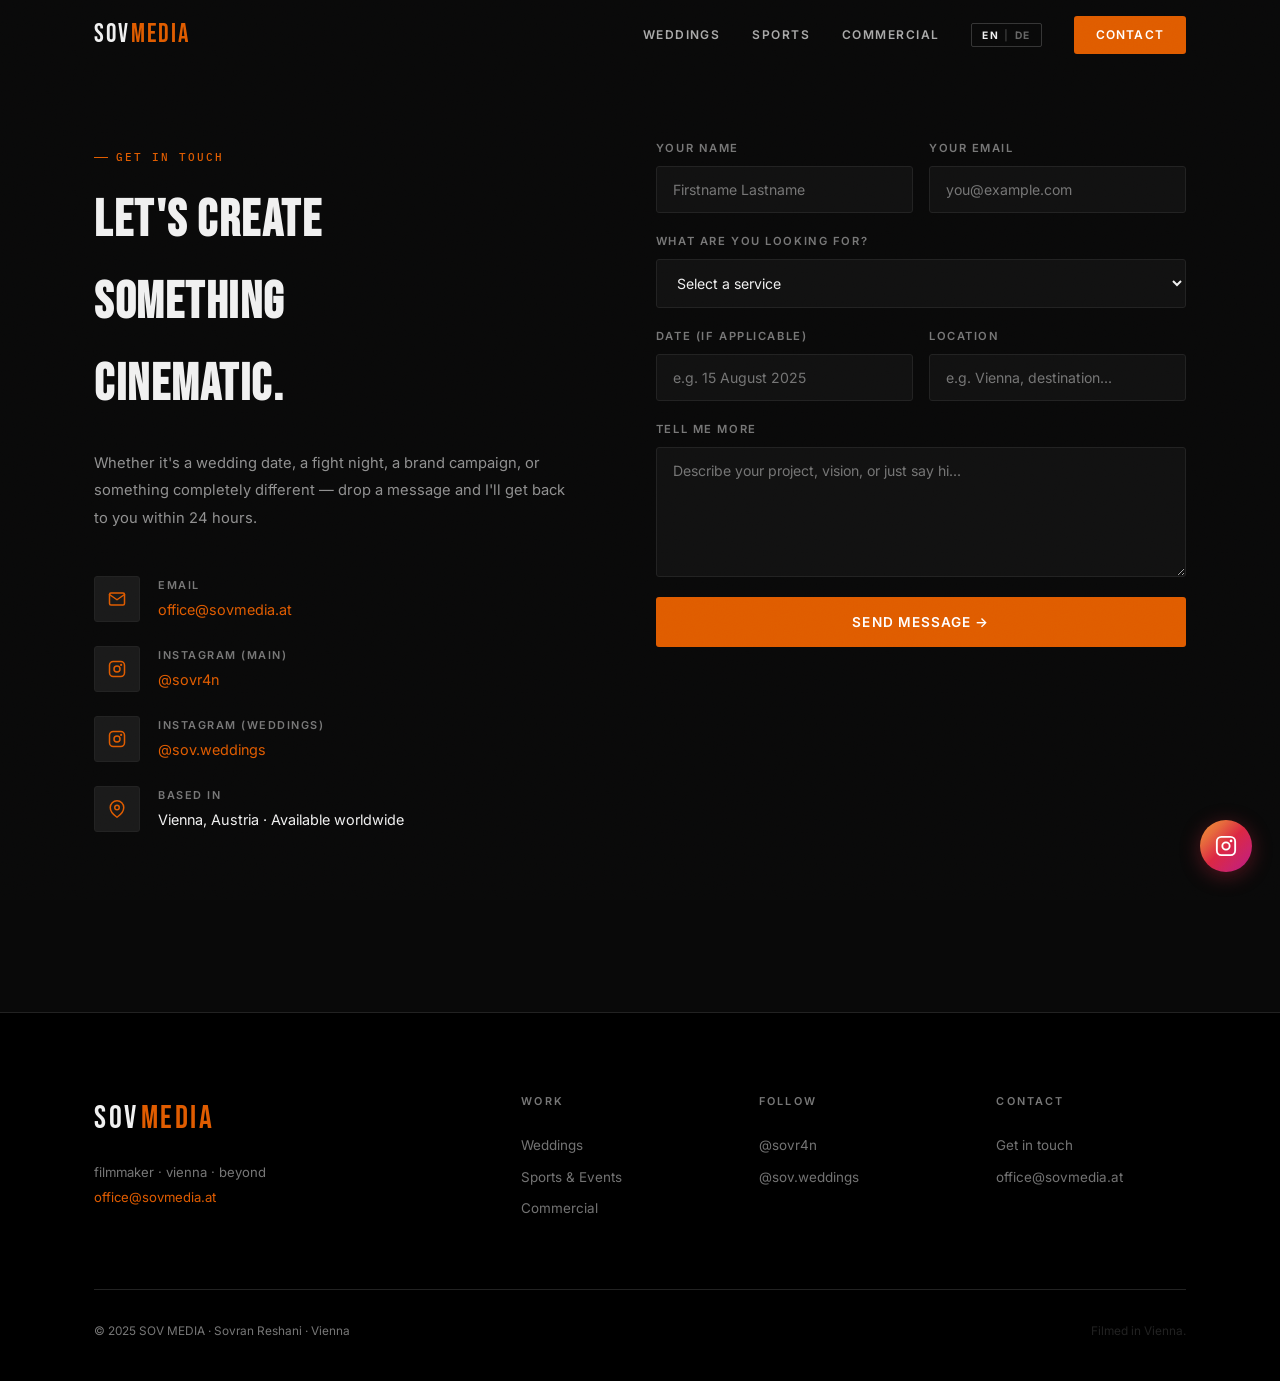
<file: contact.html>
<!DOCTYPE html>
<html lang="en">
<head>
  <meta charset="UTF-8">
  <meta name="viewport" content="width=device-width, initial-scale=1.0">
  <title>Contact — SOV MEDIA · Sovran Reshani Vienna</title>
  <meta name="description" content="Book Sovran Reshani for your wedding, sports event, or commercial project. Get in touch with SOV MEDIA — office@sovmedia.at">
  <meta property="og:title" content="Contact SOV MEDIA">
  <meta property="og:description" content="Book your wedding, sports event, or commercial project — office@sovmedia.at">
  <meta property="og:type" content="website">
  <link rel="icon" type="image/svg+xml" href="favicon.svg">
  <link rel="preconnect" href="https://fonts.googleapis.com">
  <link rel="preconnect" href="https://fonts.gstatic.com" crossorigin>
  <link rel="stylesheet" href="https://fonts.googleapis.com/css2?family=Bebas+Neue&family=Inter:ital,wght@0,300;0,400;0,500;0,600;0,700;1,300&display=swap">
  <link rel="stylesheet" href="css/sov-media.css">
</head>
<body>

  <!-- NAV -->
  <header class="site-header scrolled" id="site-header">
    <nav class="nav container">
      <a href="index.html" class="nav-logo">
        <span class="nav-logo-sov">SOV</span><span class="nav-logo-media">MEDIA</span>
      </a>
      <div class="nav-links">
        <a href="weddings.html" data-i18n="nav.weddings">Weddings</a>
        <a href="sports.html" data-i18n="nav.sports">Sports</a>
        <a href="commercial.html" data-i18n="nav.commercial">Commercial</a>
        <button class="lang-toggle" aria-label="Switch language">
          <span class="lt-en lt-active">EN</span>
          <span class="lt-sep">|</span>
          <span class="lt-de">DE</span>
        </button>
        <a href="contact.html" class="nav-cta" data-i18n="nav.contact">Contact</a>
      </div>
      <button class="hamburger" data-hamburger aria-expanded="false" aria-label="Open menu">
        <span></span><span></span><span></span>
      </button>
    </nav>
  </header>

  <div data-mobile-backdrop class="mobile-backdrop"></div>
  <nav data-mobile-menu class="mobile-menu">
    <button class="mobile-menu-close" data-mobile-close aria-label="Close">✕</button>
    <button class="lang-toggle lang-toggle--mobile" aria-label="Switch language">
      <span class="lt-en lt-active">EN</span>
      <span class="lt-sep">|</span>
      <span class="lt-de">DE</span>
    </button>
    <a href="index.html" data-i18n="nav.home">Home</a>
    <a href="weddings.html">Weddings</a>
    <a href="sports.html">Sports</a>
    <a href="commercial.html">Commercial</a>
    <a href="contact.html" class="mobile-cta" data-i18n="nav.contact">Contact</a>
  </nav>

  <!-- CONTACT SECTION -->
  <section class="contact-section" style="padding-top:140px">
    <div class="container">
      <div class="contact-grid animate">

        <!-- LEFT: INFO -->
        <div class="contact-info">
          <span class="section-tag" data-i18n="con.tag">Get in touch</span>
          <h2 data-i18n-html="con.h2">Let's create<br>something<br>cinematic.</h2>
          <p data-i18n="con.p">Whether it's a wedding date, a fight night, a brand campaign, or something completely different — drop a message and I'll get back to you within 24 hours.</p>

          <div class="contact-details">
            <div class="contact-detail">
              <div class="contact-detail-icon">
                <svg width="18" height="18" viewBox="0 0 24 24" fill="none" stroke="currentColor" stroke-width="2" stroke-linecap="round" stroke-linejoin="round">
                  <path d="M4 4h16c1.1 0 2 .9 2 2v12c0 1.1-.9 2-2 2H4c-1.1 0-2-.9-2-2V6c0-1.1.9-2 2-2z"/>
                  <polyline points="22,6 12,13 2,6"/>
                </svg>
              </div>
              <div>
                <span class="contact-detail-label" data-i18n="con.lbl.email">Email</span>
                <div class="contact-detail-value"><a href="mailto:office@sovmedia.at">office@sovmedia.at</a></div>
              </div>
            </div>

            <div class="contact-detail">
              <div class="contact-detail-icon">
                <svg width="18" height="18" viewBox="0 0 24 24" fill="none" stroke="currentColor" stroke-width="2" stroke-linecap="round" stroke-linejoin="round">
                  <rect x="2" y="2" width="20" height="20" rx="5" ry="5"/>
                  <circle cx="12" cy="12" r="4"/>
                  <circle cx="17.5" cy="6.5" r="1.5" fill="currentColor" stroke="none"/>
                </svg>
              </div>
              <div>
                <span class="contact-detail-label" data-i18n="con.lbl.ig.main">Instagram (Main)</span>
                <div class="contact-detail-value">
                  <a href="https://www.instagram.com/sovr4n/" target="_blank" rel="noopener">@sovr4n</a>
                </div>
              </div>
            </div>

            <div class="contact-detail">
              <div class="contact-detail-icon">
                <svg width="18" height="18" viewBox="0 0 24 24" fill="none" stroke="currentColor" stroke-width="2" stroke-linecap="round" stroke-linejoin="round">
                  <rect x="2" y="2" width="20" height="20" rx="5" ry="5"/>
                  <circle cx="12" cy="12" r="4"/>
                  <circle cx="17.5" cy="6.5" r="1.5" fill="currentColor" stroke="none"/>
                </svg>
              </div>
              <div>
                <span class="contact-detail-label" data-i18n="con.lbl.ig.wed">Instagram (Weddings)</span>
                <div class="contact-detail-value">
                  <a href="https://www.instagram.com/sov.weddings/" target="_blank" rel="noopener">@sov.weddings</a>
                </div>
              </div>
            </div>

            <div class="contact-detail">
              <div class="contact-detail-icon">
                <svg width="18" height="18" viewBox="0 0 24 24" fill="none" stroke="currentColor" stroke-width="2" stroke-linecap="round" stroke-linejoin="round">
                  <path d="M21 10c0 7-9 13-9 13s-9-6-9-13a9 9 0 0118 0z"/>
                  <circle cx="12" cy="10" r="3"/>
                </svg>
              </div>
              <div>
                <span class="contact-detail-label" data-i18n="con.lbl.based">Based in</span>
                <div class="contact-detail-value" data-i18n="con.based.val">Vienna, Austria · Available worldwide</div>
              </div>
            </div>
          </div>
        </div>

        <!-- RIGHT: FORM -->
        <!-- To receive form submissions, replace the action with a Formspree endpoint:
             1. Go to https://formspree.io and create a free account
             2. Create a new form and copy the endpoint URL
             3. Replace action="#" below with your endpoint, e.g. action="https://formspree.io/f/xyzabcde"
        -->
        <form class="contact-form" action="mailto:office@sovmedia.at" method="POST" enctype="text/plain">
          <div class="form-row">
            <div class="form-group">
              <label for="name" data-i18n="con.f.name.lbl">Your name</label>
              <input type="text" id="name" name="name" placeholder="Firstname Lastname" data-i18n-placeholder="con.f.name.ph" required>
            </div>
            <div class="form-group">
              <label for="email" data-i18n="con.f.email.lbl">Your email</label>
              <input type="email" id="email" name="email" placeholder="you@example.com" required>
            </div>
          </div>
          <div class="form-group">
            <label for="service" data-i18n="con.f.svc.lbl">What are you looking for?</label>
            <select id="service" name="service" required>
              <option value="" disabled selected data-i18n-opt="con.f.svc.ph">Select a service</option>
              <option value="wedding-film" data-i18n-opt="con.opt.wf">Wedding Film</option>
              <option value="wedding-photo" data-i18n-opt="con.opt.wp">Wedding Photography</option>
              <option value="wedding-both" data-i18n-opt="con.opt.wb">Wedding Film + Photography</option>
              <option value="sports-event" data-i18n-opt="con.opt.se">Sports / Fight Night Coverage</option>
              <option value="athlete-content" data-i18n-opt="con.opt.ac">Athlete Content</option>
              <option value="brand-content" data-i18n-opt="con.opt.bc">Brand Content</option>
              <option value="automotive" data-i18n-opt="con.opt.auto">Automotive</option>
              <option value="aerial" data-i18n-opt="con.opt.aer">Aerial / Drone</option>
              <option value="other" data-i18n-opt="con.opt.oth">Something else</option>
            </select>
          </div>
          <div class="form-row">
            <div class="form-group">
              <label for="date" data-i18n="con.f.date.lbl">Date (if applicable)</label>
              <input type="text" id="date" name="date" placeholder="e.g. 15 August 2025" data-i18n-placeholder="con.f.date.ph">
            </div>
            <div class="form-group">
              <label for="location" data-i18n="con.f.loc.lbl">Location</label>
              <input type="text" id="location" name="location" placeholder="e.g. Vienna, destination..." data-i18n-placeholder="con.f.loc.ph">
            </div>
          </div>
          <div class="form-group">
            <label for="message" data-i18n="con.f.msg.lbl">Tell me more</label>
            <textarea id="message" name="message" placeholder="Describe your project, vision, or just say hi..." data-i18n-placeholder="con.f.msg.ph" required></textarea>
          </div>
          <button type="submit" class="btn btn-primary btn-lg" style="width:100%;justify-content:center">
            <span data-i18n="con.f.submit">Send message →</span>
          </button>
        </form>

      </div>
    </div>
  </section>

  <!-- FOOTER -->
  <footer class="footer" style="margin-top:80px">
    <div class="container">
      <div class="footer-grid">
        <div class="footer-brand">
          <div class="footer-logo-wrap">
            <span class="footer-sov">SOV</span><span class="footer-media">MEDIA</span>
          </div>
          <p data-i18n="footer.tag">filmmaker · vienna · beyond</p>
          <p><a href="mailto:office@sovmedia.at">office@sovmedia.at</a></p>
        </div>
        <div class="footer-col">
          <h4 data-i18n="footer.work">Work</h4>
          <a href="weddings.html">Weddings</a>
          <a href="sports.html" data-i18n="footer.work.sports">Sports & Events</a>
          <a href="commercial.html">Commercial</a>
        </div>
        <div class="footer-col">
          <h4 data-i18n="footer.follow">Follow</h4>
          <a href="https://www.instagram.com/sovr4n/" target="_blank" rel="noopener">@sovr4n</a>
          <a href="https://www.instagram.com/sov.weddings/" target="_blank" rel="noopener">@sov.weddings</a>
        </div>
        <div class="footer-col">
          <h4 data-i18n="footer.contact">Contact</h4>
          <a href="contact.html" data-i18n="footer.contact.link">Get in touch</a>
          <a href="mailto:office@sovmedia.at">office@sovmedia.at</a>
        </div>
      </div>
      <div class="footer-bottom">
        <p data-i18n="footer.copy">© 2025 SOV MEDIA · Sovran Reshani · Vienna</p>
        <p style="color:var(--border);" data-i18n="footer.filmed">Filmed in Vienna.</p>
      </div>
    </div>
  </footer>

  <a href="https://www.instagram.com/sovr4n/" target="_blank" rel="noopener" class="instagram-fab" aria-label="Instagram @sovr4n">
    <svg viewBox="0 0 24 24" fill="none" stroke="currentColor" stroke-width="2" stroke-linecap="round" stroke-linejoin="round">
      <rect x="2" y="2" width="20" height="20" rx="5" ry="5"/>
      <circle cx="12" cy="12" r="4"/>
      <circle cx="17.5" cy="6.5" r="1.5" fill="currentColor" stroke="none"/>
    </svg>
  </a>

  <script src="js/i18n.js"></script>
  <script src="js/sov-media.js"></script>
</body>
</html>
</file>
<file: css/sov-media.css>
@import url('https://fonts.googleapis.com/css2?family=Bebas+Neue&family=IBM+Plex+Mono:wght@400;500&family=Inter:ital,wght@0,300;0,400;0,500;0,600;0,700;1,300&display=swap');

/* ─── TOKENS ─────────────────────────────────── */
:root {
  --bg:          #090909;
  --surface:     #111111;
  --surface-2:   #1A1A1A;
  --accent:      #E05C00;
  --accent-dark: #B84800;
  --text:        #F0F0F0;
  --text-muted:  #777777;
  --border:      #222222;
  --font-head:   'Bebas Neue', sans-serif;
  --font-body:   'Inter', sans-serif;
  --font-mono:   'IBM Plex Mono', ui-monospace, monospace;
  --shadow-sm:   0 2px 12px rgba(0,0,0,0.5);
  --shadow-md:   0 4px 32px rgba(0,0,0,0.7);
  --shadow-lg:   0 8px 64px rgba(0,0,0,0.9);
  --r-sm: 3px;
  --r-md: 8px;
  --r-lg: 12px;
}

/* ─── RESET ─────────────────────────────────── */
*, *::before, *::after { box-sizing: border-box; margin: 0; padding: 0; }
html { scroll-behavior: smooth; font-size: 16px; }
body { background: var(--bg); color: var(--text); font-family: var(--font-body); line-height: 1.6; overflow-x: hidden; }
a { color: inherit; text-decoration: none; }
img, video { display: block; max-width: 100%; }
button { font-family: var(--font-body); cursor: pointer; }
input, select, textarea { font-family: var(--font-body); }

/* ─── UTILS ─────────────────────────────────── */
.container { max-width: 1140px; margin: 0 auto; padding: 0 24px; }
.section { padding: 100px 0; }
.section-tag {
  display: inline-flex; align-items: center; gap: 8px; font-family: var(--font-mono);
  font-size: 0.7rem; font-weight: 500;
  letter-spacing: 0.18em; text-transform: uppercase; color: var(--accent); margin-bottom: 14px;
}
.section-tag::before { content: ''; width: 14px; height: 1px; background: var(--accent); display: inline-block; }
.section-header { margin-bottom: 60px; }
.section-header h2 {
  font-family: var(--font-head); font-size: clamp(2rem, 4vw, 3.2rem);
  line-height: 1.05; letter-spacing: 0.03em;
}

/* ─── ANIMATIONS (L2) ─────────────────────────────────── */
.animate { opacity: 0; transform: translateY(28px); transition: opacity 0.6s ease, transform 0.6s ease; }
.animate.is-visible { opacity: 1; transform: translateY(0); }
.animate-delay-1 { transition-delay: 0.10s; }
.animate-delay-2 { transition-delay: 0.20s; }
.animate-delay-3 { transition-delay: 0.30s; }

/* ─── BUTTONS ─────────────────────────────────── */
.btn {
  display: inline-flex; align-items: center; gap: 8px;
  padding: 12px 28px; font-size: 0.8rem; font-weight: 600;
  letter-spacing: 0.08em; text-transform: uppercase; border-radius: var(--r-sm);
  border: 1px solid transparent;
  transition: transform 0.2s, box-shadow 0.2s, background 0.2s, border-color 0.2s, color 0.2s;
}
.btn:hover { transform: translateY(-2px); }
.btn-primary { background: var(--accent); color: #fff; }
.btn-primary:hover { background: var(--accent-dark); box-shadow: 0 8px 24px rgba(224,92,0,0.35); }
.btn-ghost { background: rgba(255,255,255,0.07); color: var(--text); border-color: rgba(255,255,255,0.12); }
.btn-ghost:hover { background: var(--accent); color: #fff; border-color: var(--accent); box-shadow: 0 8px 24px rgba(224,92,0,0.35); }
.btn-outline { background: transparent; color: var(--text); border-color: var(--border); }
.btn-outline:hover { border-color: var(--accent); color: var(--accent); }
.btn-lg { padding: 16px 40px; font-size: 0.85rem; }

/* ─── HEADER / NAV ─────────────────────────────────── */
.site-header {
  position: fixed; top: 0; left: 0; right: 0; z-index: 1000;
  transition: background 0.35s, backdrop-filter 0.35s, border-bottom 0.35s;
}
.site-header.scrolled {
  background: rgba(9,9,9,0.92);
  backdrop-filter: blur(14px);
  -webkit-backdrop-filter: blur(14px);
  border-bottom: 1px solid var(--border);
}
.nav { display: flex; align-items: center; justify-content: space-between; height: 70px; }
.nav-logo { font-family: var(--font-head); font-size: 1.6rem; letter-spacing: 0.08em; line-height: 1; display: flex; align-items: baseline; gap: 1px; }
.nav-logo-sov { color: var(--text); }
.nav-logo-media { color: var(--accent); }
.nav-links { display: flex; align-items: center; gap: 32px; }
.nav-links a { font-size: 0.75rem; font-weight: 600; letter-spacing: 0.12em; text-transform: uppercase; color: rgba(255,255,255,0.65); transition: color 0.2s; }
.nav-links a:hover { color: var(--accent); }
.nav-cta { background: var(--accent) !important; color: #fff !important; padding: 9px 22px !important; border-radius: var(--r-sm) !important; letter-spacing: 0.1em !important; }
.nav-cta:hover { background: var(--accent-dark) !important; color: #fff !important; }

/* Hamburger */
.hamburger { display: none; background: none; border: none; padding: 8px; flex-direction: column; gap: 5px; }
.hamburger span { display: block; width: 24px; height: 2px; background: var(--text); border-radius: 2px; transition: transform 0.25s, opacity 0.25s; }
.hamburger[aria-expanded="true"] span:nth-child(1) { transform: translateY(7px) rotate(45deg); }
.hamburger[aria-expanded="true"] span:nth-child(2) { opacity: 0; }
.hamburger[aria-expanded="true"] span:nth-child(3) { transform: translateY(-7px) rotate(-45deg); }

/* Mobile Menu */
.mobile-menu {
  display: none; position: fixed; top: 0; right: 0;
  width: min(300px, 85vw); height: 100vh;
  background: #0f0f0f; z-index: 2000;
  padding: 80px 32px 40px;
  transform: translateX(100%); transition: transform 0.3s ease;
  flex-direction: column; gap: 0;
  border-left: 1px solid var(--border);
}
.mobile-menu.is-open { transform: translateX(0); }
.mobile-menu a {
  color: rgba(255,255,255,0.65); font-size: 0.9rem; font-weight: 600;
  letter-spacing: 0.12em; text-transform: uppercase;
  padding: 16px 0; border-bottom: 1px solid var(--border);
  display: block; transition: color 0.2s;
}
.mobile-menu a:hover { color: var(--text); }
.mobile-cta {
  margin-top: 28px !important;
  background: var(--accent) !important; color: #fff !important;
  text-align: center; border-radius: var(--r-sm); border: none !important;
}
.mobile-menu-close {
  position: absolute; top: 20px; right: 20px;
  background: none; border: none; color: var(--text-muted);
  font-size: 1.4rem; padding: 8px; line-height: 1;
}
.mobile-backdrop {
  display: none; position: fixed; inset: 0;
  background: rgba(0,0,0,0.75); z-index: 1999;
  opacity: 0; transition: opacity 0.3s;
}
.mobile-backdrop.is-visible { opacity: 1; }
body.menu-open .mobile-menu { display: flex; }
body.menu-open .mobile-backdrop { display: block; }

/* ─── HERO ─────────────────────────────────── */
.hero {
  position: relative; height: 100vh; min-height: 600px;
  display: flex; align-items: center; overflow: hidden;
}
.hero-bg { position: absolute; inset: 0; background: var(--surface-2); }
.hero-video { width: 100%; height: 100%; object-fit: cover; }
.hero-overlay {
  position: absolute; inset: 0;
  background: linear-gradient(135deg, rgba(9,9,9,0.88) 0%, rgba(9,9,9,0.55) 55%, rgba(9,9,9,0.25) 100%);
}
.hero-content { position: relative; z-index: 2; padding-top: 70px; }
.hero-label {
  font-family: var(--font-mono); font-size: 0.72rem; font-weight: 500; letter-spacing: 0.22em;
  text-transform: uppercase; color: var(--accent); margin-bottom: 20px;
  opacity: 0; animation: fadeUp 0.8s 0.3s forwards;
}
.hero-title {
  font-family: var(--font-head);
  font-size: clamp(5.5rem, 16vw, 13rem);
  line-height: 0.88; letter-spacing: 0.01em; color: var(--text);
  margin-bottom: 24px;
  opacity: 0; animation: fadeUp 0.8s 0.5s forwards;
}
.hero-title span { color: var(--accent); display: block; }
.hero-sub {
  font-size: clamp(0.9rem, 1.8vw, 1.2rem); font-weight: 300;
  color: rgba(255,255,255,0.55); margin-bottom: 44px; letter-spacing: 0.06em;
  opacity: 0; animation: fadeUp 0.8s 0.7s forwards;
}
.hero-ctas {
  display: flex; gap: 12px; flex-wrap: wrap;
  opacity: 0; animation: fadeUp 0.8s 0.9s forwards;
}
.hero-scroll {
  display: flex; flex-direction: column; align-items: center; gap: 10px;
  width: fit-content; margin: 52px auto 0;
  color: rgba(255,255,255,0.35);
  font-size: 0.65rem; letter-spacing: 0.25em; text-transform: uppercase;
  animation: fadeIn 1s 1.5s forwards; opacity: 0;
}
.hero-scroll-line {
  width: 1px; height: 56px;
  background: linear-gradient(to bottom, rgba(255,255,255,0.3), transparent);
  animation: lineGrow 1s 2s ease both;
}
@keyframes fadeUp { from { opacity: 0; transform: translateY(24px); } to { opacity: 1; transform: translateY(0); } }
@keyframes fadeIn { from { opacity: 0; } to { opacity: 1; } }
@keyframes lineGrow { from { transform: scaleY(0); transform-origin: top; } to { transform: scaleY(1); } }

/* ─── SERVICES ─────────────────────────────────── */
.services { background: var(--bg); }
.services-grid { display: grid; grid-template-columns: repeat(4, 1fr); gap: 2px; }
.service-card {
  position: relative;
  background: var(--surface); overflow: hidden;
  display: flex; flex-direction: column; border: 1px solid var(--border);
  transition: border-color 0.3s;
}
.service-card:hover { border-color: rgba(224,92,0,0.5); }
.service-card-img {
  height: 200px; background-size: cover; background-position: center;
  background-color: var(--surface-2); overflow: hidden;
  transition: transform 0.6s ease;
}
.service-card:hover .service-card-img { transform: scale(1.06); }
/* Hover-Video: Standbild sichtbar, Video nur beim Hover über der Card */
.service-card-hovervid {
  position: absolute; top: 0; left: 0; width: 100%; height: 200px;
  object-fit: cover; opacity: 0; z-index: 1; pointer-events: none;
  transition: opacity 0.35s ease, transform 0.6s ease;
}
.service-card:hover .service-card-hovervid { opacity: 1; transform: scale(1.06); }
.service-card-body { padding: 24px; flex: 1; display: flex; flex-direction: column; }
.service-num {
  font-family: var(--font-head); font-size: 1.8rem;
  color: var(--accent); opacity: 0.35; line-height: 1; margin-bottom: 10px;
}
.service-card h3 { font-family: var(--font-head); font-size: 1.5rem; letter-spacing: 0.04em; margin-bottom: 10px; }
.service-card p { font-size: 0.84rem; color: var(--text-muted); line-height: 1.75; flex: 1; }
.service-link {
  display: inline-block; margin-top: 20px; font-size: 0.72rem;
  font-weight: 600; letter-spacing: 0.12em; text-transform: uppercase; color: var(--accent);
  transition: gap 0.2s;
}
.service-card:hover .service-link { text-decoration: underline; text-underline-offset: 4px; }
.service-card--cta { background: var(--accent); border-color: var(--accent); justify-content: flex-end; }
.service-card--cta .service-num { color: rgba(255,255,255,0.25); opacity: 1; }
.service-card--cta h3 { color: #fff; }
.service-card--cta p { color: rgba(255,255,255,0.65); }
.service-card--cta .service-link { color: #fff; }
.service-card--cta:hover { background: var(--accent-dark); border-color: var(--accent-dark); }

/* ─── PORTFOLIO GRID ─────────────────────────────────── */
.portfolio { background: var(--bg); }
.portfolio-grid { display: grid; grid-template-columns: repeat(3, 1fr); gap: 4px; margin-top: 60px; }
.portfolio-item { position: relative; overflow: hidden; aspect-ratio: 4/3; background: var(--surface-2); cursor: pointer; }
.portfolio-item--lg { grid-column: span 2; aspect-ratio: 16/9; }
.portfolio-img {
  width: 100%; height: 100%; background-size: cover; background-position: center;
  background-color: var(--surface-2); transition: transform 0.6s ease;
}
.portfolio-item:hover .portfolio-img,
.portfolio-item:hover .portfolio-video { transform: scale(1.05); }
.portfolio-info {
  position: absolute; bottom: 0; left: 0; right: 0; z-index: 2;
  padding: 20px 24px; background: linear-gradient(to top, rgba(0,0,0,0.85), transparent);
  opacity: 0; transition: opacity 0.3s; display: flex; justify-content: space-between; align-items: flex-end;
}
.portfolio-item:hover .portfolio-info { opacity: 1; }
.portfolio-cat { font-size: 0.68rem; font-weight: 600; letter-spacing: 0.16em; text-transform: uppercase; color: var(--accent); }
.portfolio-label { font-size: 0.78rem; color: rgba(255,255,255,0.65); }
.portfolio-cta-wrap { text-align: center; margin-top: 48px; }

/* ─── ABOUT ─────────────────────────────────── */
.about { background: var(--surface); }
.about-grid { display: grid; grid-template-columns: 1fr 1.15fr; gap: 80px; align-items: center; }
.about-img-wrap { position: relative; }
.about-img {
  aspect-ratio: 3/4; background: var(--surface-2); background-size: cover;
  background-position: center top; border-radius: var(--r-md);
}
.about-img-vid { width: 100%; object-fit: cover; display: block; }
/* Hover-Video über dem About-Bild: Foto-Standbild bis Hover, Video nur beim Drüberfahren */
.about-hovervid { position: absolute; inset: 0; width: 100%; height: 100%; object-fit: cover; border-radius: var(--r-md); opacity: 0; z-index: 1; pointer-events: none; transition: opacity 0.4s ease; }
.about-img-wrap:hover .about-hovervid { opacity: 1; }
.about-img-accent {
  position: absolute; top: -16px; left: -16px; right: 16px; bottom: 16px;
  border: 1px solid var(--accent); border-radius: var(--r-md); z-index: -1; opacity: 0.35;
}
.about-content { display: flex; flex-direction: column; gap: 20px; }
.about-content h2 {
  font-family: var(--font-head); font-size: clamp(2.5rem, 4vw, 4.5rem);
  letter-spacing: 0.02em; line-height: 0.95;
}
.about-role { font-size: 0.72rem; font-weight: 600; letter-spacing: 0.18em; text-transform: uppercase; color: var(--accent); }
.about-content p { color: rgba(255,255,255,0.6); font-size: 0.92rem; line-height: 1.85; }
.about-stats {
  display: flex; gap: 40px; padding: 24px 0;
  border-top: 1px solid var(--border); border-bottom: 1px solid var(--border);
}
.stat-num { font-family: var(--font-head); font-size: 2.4rem; color: var(--text); line-height: 1; display: block; }
.stat-label { font-size: 0.68rem; font-weight: 600; letter-spacing: 0.14em; text-transform: uppercase; color: var(--text-muted); margin-top: 4px; display: block; }
.about-gear { display: flex; flex-wrap: wrap; gap: 8px; margin: -4px 0; }
.about-gear span { font-size: 0.7rem; font-weight: 600; letter-spacing: 0.1em; text-transform: uppercase; color: var(--text-muted); background: var(--surface-2); border: 1px solid var(--border); padding: 5px 12px; border-radius: 2px; }
.about-ctas { display: flex; gap: 12px; flex-wrap: wrap; }

/* ─── CTA BAND ─────────────────────────────────── */
.cta-band { background: var(--accent); padding: 80px 0; }
.cta-band-inner { display: flex; align-items: center; justify-content: space-between; gap: 40px; flex-wrap: wrap; }
.cta-band h2 { font-family: var(--font-head); font-size: clamp(2rem, 3.5vw, 3.2rem); color: #fff; letter-spacing: 0.03em; line-height: 1.1; }
.cta-band .btn { background: #fff; color: var(--accent); border-color: #fff; }
.cta-band .btn:hover { background: rgba(255,255,255,0.9); box-shadow: 0 8px 24px rgba(0,0,0,0.25); }

/* ─── FOOTER ─────────────────────────────────── */
.footer { background: #000; border-top: 1px solid var(--border); padding: 80px 0 40px; }
.footer-grid { display: grid; grid-template-columns: 2fr 1fr 1fr 1fr; gap: 48px; margin-bottom: 64px; }
.footer-logo-wrap { font-family: var(--font-head); font-size: 2rem; letter-spacing: 0.08em; margin-bottom: 16px; display: flex; align-items: baseline; gap: 2px; }
.footer-sov { color: var(--text); }
.footer-media { color: var(--accent); }
.footer-brand p { font-size: 0.82rem; color: var(--text-muted); line-height: 1.9; }
.footer-brand a { color: var(--accent); transition: opacity 0.2s; }
.footer-brand a:hover { opacity: 0.8; }
.footer-col h4 { font-size: 0.68rem; font-weight: 600; letter-spacing: 0.2em; text-transform: uppercase; color: var(--text-muted); margin-bottom: 20px; }
.footer-col a { display: block; font-size: 0.84rem; color: rgba(255,255,255,0.45); padding: 5px 0; transition: color 0.2s; }
.footer-col a:hover { color: var(--text); }
.footer-bottom { padding-top: 32px; border-top: 1px solid var(--border); display: flex; justify-content: space-between; align-items: center; }
.footer-bottom p { font-size: 0.74rem; color: var(--text-muted); }

/* ─── INSTAGRAM FAB ─────────────────────────────────── */
.instagram-fab {
  position: fixed; bottom: 28px; right: 28px; z-index: 900;
  width: 52px; height: 52px;
  background: linear-gradient(135deg, #f09433, #e6683c, #dc2743, #cc2366, #bc1888);
  color: #fff; border-radius: 50%;
  display: flex; align-items: center; justify-content: center;
  box-shadow: 0 4px 20px rgba(220,39,67,0.35);
  transition: transform 0.2s, box-shadow 0.2s;
}
.instagram-fab:hover { transform: translateY(-3px) scale(1.05); box-shadow: 0 8px 32px rgba(220,39,67,0.5); }
.instagram-fab svg { width: 22px; height: 22px; }

/* ─── PAGE HERO (subpages) ─────────────────────────────────── */
.page-hero {
  position: relative; height: 75vh; min-height: 600px;
  display: flex; align-items: flex-end; overflow: hidden;
  padding-top: 70px; padding-bottom: 72px;
}
.page-hero-bg {
  position: absolute; inset: 0; background: var(--surface-2);
  background-size: cover; background-position: center;
  transition: transform 0.6s ease;
}
.page-hero-overlay {
  position: absolute; inset: 0;
  background: linear-gradient(to top, rgba(9,9,9,1) 0%, rgba(9,9,9,0.5) 50%, rgba(9,9,9,0.15) 100%);
}
.page-hero-content { position: relative; z-index: 2; }
.page-hero-tag { font-size: 0.68rem; font-weight: 600; letter-spacing: 0.25em; text-transform: uppercase; color: var(--accent); margin-bottom: 14px; display: block; }
.page-hero h1 { font-family: var(--font-head); font-size: clamp(3.5rem, 9vw, 8rem); letter-spacing: 0.02em; line-height: 0.92; }
.page-hero p { font-size: 1rem; color: rgba(255,255,255,0.55); margin-top: 18px; font-weight: 300; letter-spacing: 0.06em; max-width: 540px; }

/* ─── VIDEO PLAYERS ─────────────────────────────────── */
.portfolio-video {
  position: absolute; inset: 0; width: 100%; height: 100%;
  object-fit: cover; z-index: 1; transition: transform 0.6s ease;
}
.gallery-video {
  position: absolute; inset: 0; width: 100%; height: 100%;
  object-fit: cover;
}
.page-hero-video {
  width: 100%; height: 100%; object-fit: cover; display: block;
}

/* ─── GALLERY (subpages) ─────────────────────────────────── */
.gallery-section { padding: 80px 0; }
.gallery-intro { max-width: 600px; margin-bottom: 60px; }
.gallery-intro p { color: rgba(255,255,255,0.55); font-size: 0.95rem; line-height: 1.85; }
.gallery-grid { display: grid; grid-template-columns: repeat(3, 1fr); gap: 6px; }
.gallery-item {
  aspect-ratio: 9/16;
  background: var(--surface-2); background-size: cover; background-position: center top;
  overflow: hidden; position: relative; cursor: pointer;
}
.gallery-item--wide { grid-column: span 1; aspect-ratio: 9/16; }
.gallery-item::after {
  content: ''; position: absolute; inset: 0; z-index: 4;
  background: rgba(0,0,0,0); transition: background 0.3s;
}
.gallery-item:hover::after { background: rgba(0,0,0,0.18); }

/* ─── PLAY INDICATOR ─────────────────────────────────── */
.play-indicator {
  position: absolute; inset: 0; z-index: 3;
  display: flex; align-items: center; justify-content: center;
  pointer-events: none;
}
.play-indicator-ring {
  width: 52px; height: 52px; border-radius: 50%;
  background: rgba(255,255,255,0.12);
  backdrop-filter: blur(10px); -webkit-backdrop-filter: blur(10px);
  border: 1px solid rgba(255,255,255,0.25);
  display: flex; align-items: center; justify-content: center;
  transition: background 0.25s, transform 0.25s, border-color 0.25s;
}
.gallery-item:hover .play-indicator-ring {
  background: var(--accent);
  border-color: transparent;
  transform: scale(1.12);
}
.play-indicator-ring svg { width: 18px; height: 18px; fill: #fff; transform: translateX(2px); }

/* Portfolio play btn (index.html) */
.portfolio-play {
  position: absolute; bottom: 18px; right: 18px; z-index: 3;
  width: 42px; height: 42px; border-radius: 50%;
  background: rgba(255,255,255,0.1);
  backdrop-filter: blur(10px); -webkit-backdrop-filter: blur(10px);
  border: 1px solid rgba(255,255,255,0.2);
  display: flex; align-items: center; justify-content: center;
  opacity: 0; transition: opacity 0.25s, background 0.25s, transform 0.25s;
  pointer-events: none;
}
.portfolio-item:hover .portfolio-play {
  opacity: 1; background: var(--accent); border-color: transparent; transform: scale(1.08);
}
.portfolio-play svg { width: 14px; height: 14px; fill: #fff; transform: translateX(1px); }

/* ─── VIDEO LIGHTBOX ─────────────────────────────────── */
.video-lightbox {
  position: fixed; inset: 0; z-index: 9999;
  background: rgba(0,0,0,0.97);
  display: flex; align-items: center; justify-content: center;
  opacity: 0; pointer-events: none;
  transition: opacity 0.3s ease;
}
.video-lightbox.is-open { opacity: 1; pointer-events: auto; }
.video-lightbox-wrap {
  position: relative;
  width: min(calc(88vh * 9/16), 88vw);
}
.video-lightbox-wrap video {
  width: 100%; display: block;
  border-radius: var(--r-sm); background: #000;
}
.video-lightbox-close {
  position: absolute; top: -48px; right: 0;
  background: none; border: none; color: rgba(255,255,255,0.5);
  font-size: 1.5rem; line-height: 1; padding: 8px 12px;
  cursor: pointer; transition: color 0.2s; font-family: var(--font-body);
  letter-spacing: 0.05em;
}
.video-lightbox-close:hover { color: #fff; }
.video-lightbox-meta {
  position: absolute; bottom: -40px; left: 0;
  font-size: 0.7rem; font-weight: 600; letter-spacing: 0.16em;
  text-transform: uppercase; color: rgba(255,255,255,0.3);
}

/* ─── SERVICES DETAIL (subpages) ─────────────────────────────────── */
.services-detail { padding: 80px 0; background: var(--surface); }
.services-detail-grid { display: grid; grid-template-columns: repeat(3, 1fr); gap: 2px; margin-top: 48px; }
.detail-card { background: var(--bg); padding: 36px 32px; border: 1px solid var(--border); }
.detail-card h3 { font-family: var(--font-head); font-size: 1.4rem; letter-spacing: 0.04em; margin-bottom: 12px; color: var(--text); }
.detail-card p { font-size: 0.84rem; color: var(--text-muted); line-height: 1.8; }
.detail-card ul { list-style: none; margin-top: 16px; display: flex; flex-direction: column; gap: 8px; }
.detail-card ul li { font-size: 0.82rem; color: var(--text-muted); padding-left: 16px; position: relative; }
.detail-card ul li::before { content: '—'; position: absolute; left: 0; color: var(--accent); }

/* ─── CONTACT PAGE ─────────────────────────────────── */
.contact-section { padding: 100px 0; }
.contact-grid { display: grid; grid-template-columns: 1fr 1.1fr; gap: 80px; align-items: start; }
.contact-info h2 { font-family: var(--font-head); font-size: clamp(2rem, 4vw, 3.5rem); letter-spacing: 0.03em; margin-bottom: 24px; }
.contact-info > p { color: rgba(255,255,255,0.55); line-height: 1.85; margin-bottom: 44px; font-size: 0.92rem; }
.contact-details { display: flex; flex-direction: column; gap: 24px; }
.contact-detail { display: flex; align-items: center; gap: 18px; }
.contact-detail-icon {
  width: 46px; height: 46px; background: var(--surface-2); border: 1px solid var(--border);
  border-radius: var(--r-sm); display: flex; align-items: center; justify-content: center;
  flex-shrink: 0; color: var(--accent); font-size: 1.1rem;
}
.contact-detail-label { font-size: 0.68rem; font-weight: 600; letter-spacing: 0.14em; text-transform: uppercase; color: var(--text-muted); display: block; margin-bottom: 3px; }
.contact-detail-value { font-size: 0.9rem; color: var(--text); }
.contact-detail-value a { color: var(--accent); transition: opacity 0.2s; }
.contact-detail-value a:hover { opacity: 0.8; }
.contact-form { display: flex; flex-direction: column; gap: 20px; }
.form-row { display: grid; grid-template-columns: 1fr 1fr; gap: 16px; }
.form-group { display: flex; flex-direction: column; gap: 8px; }
.form-group label { font-size: 0.7rem; font-weight: 600; letter-spacing: 0.14em; text-transform: uppercase; color: var(--text-muted); }
.form-group input,
.form-group select,
.form-group textarea {
  background: var(--surface); border: 1px solid var(--border); border-radius: var(--r-sm);
  padding: 14px 16px; color: var(--text); font-size: 0.88rem;
  transition: border-color 0.2s; width: 100%;
}
.form-group input:focus,
.form-group select:focus,
.form-group textarea:focus { outline: none; border-color: var(--accent); }
.form-group select option { background: var(--surface); }
.form-group textarea { resize: vertical; min-height: 130px; }

/* ─── RESPONSIVE ─────────────────────────────────── */
@media (max-width: 1024px) {
  .services-grid { grid-template-columns: repeat(2, 1fr); }
  .footer-grid { grid-template-columns: 1fr 1fr; }
  .about-grid { gap: 48px; }
}

@media (max-width: 768px) {
  .nav-links { display: none; }
  .hamburger { display: flex; }
  .hero-scroll { display: none; }
  .section { padding: 72px 0; }
  .hero-title { font-size: clamp(4rem, 20vw, 7rem); }
  .services-grid { grid-template-columns: 1fr; }
  .portfolio-grid { grid-template-columns: 1fr 1fr; }
  .portfolio-item--lg { grid-column: span 2; }
  .about-grid { grid-template-columns: 1fr; }
  .about-img { aspect-ratio: 4/3; }
  .about-img-accent { display: none; }
  .cta-band-inner { flex-direction: column; text-align: center; }
  .footer-grid { grid-template-columns: 1fr 1fr; }
  .contact-grid { grid-template-columns: 1fr; }
  .gallery-grid { grid-template-columns: repeat(3, 1fr); gap: 4px; }
  .gallery-item { aspect-ratio: 1/1; }
  .gallery-item--wide { grid-column: span 1; aspect-ratio: 1/1; }
  .services-detail-grid { grid-template-columns: 1fr; }
  .form-row { grid-template-columns: 1fr; }
  .footer-bottom { flex-direction: column; gap: 8px; text-align: center; }
}

@media (max-width: 480px) {
  .hero-ctas { flex-direction: column; }
  .portfolio-grid { grid-template-columns: 1fr; }
  .portfolio-item--lg { grid-column: span 1; aspect-ratio: 4/3; }
  .gallery-grid { grid-template-columns: repeat(3, 1fr); gap: 3px; }
  .gallery-item { aspect-ratio: 1/1; }
  .gallery-item--wide { grid-column: span 1; aspect-ratio: 1/1; }
  .footer-grid { grid-template-columns: 1fr; }
  .about-stats { gap: 24px; }
  .instagram-fab { width: 46px; height: 46px; }
  .instagram-fab svg { width: 18px; height: 18px; }
}

/* ─── LANGUAGE TOGGLE ──────────────────────────────── */
.lang-toggle {
  background: none;
  border: 1px solid rgba(255,255,255,0.18);
  border-radius: 2px;
  padding: 5px 10px;
  display: inline-flex; align-items: center; gap: 5px;
  font-family: var(--font-body); font-size: 0.64rem; font-weight: 700;
  letter-spacing: 0.14em; text-transform: uppercase;
  color: rgba(255,255,255,0.38);
  cursor: pointer;
  transition: border-color 0.2s, color 0.2s;
  flex-shrink: 0;
}
.lang-toggle:hover { border-color: rgba(255,255,255,0.45); }
.lang-toggle .lt-active { color: var(--text); }
.lang-toggle .lt-sep { color: rgba(255,255,255,0.18); }
.lang-toggle--mobile {
  margin: 20px 0 4px;
  font-size: 0.68rem;
  padding: 8px 14px;
  border-color: rgba(255,255,255,0.14);
}

/* ─── SIGNATURE: Viewfinder / Filmkorn ─────────────────────── */
.viewfinder { position: absolute; top: 90px; left: 22px; right: 22px; bottom: 26px; z-index: 2; pointer-events: none; }
.vf-corner { position: absolute; width: 26px; height: 26px; border: 2px solid var(--accent); opacity: 0.9; }
.vf-tl { top: 0; left: 0; border-right: 0; border-bottom: 0; }
.vf-tr { top: 0; right: 0; border-left: 0; border-bottom: 0; }
.vf-bl { bottom: 0; left: 0; border-right: 0; border-top: 0; }
.vf-br { bottom: 0; right: 0; border-left: 0; border-top: 0; }
.vf-hud {
  position: absolute; font-family: var(--font-mono); font-size: 0.7rem;
  letter-spacing: 0.12em; color: rgba(240,240,240,0.72);
  display: flex; align-items: center; gap: 7px;
  opacity: 0; animation: fadeIn 1s 1.4s forwards;
}
.vf-rec  { top: 1px; left: 38px; }
.vf-tc   { top: 1px; right: 38px; }
.vf-spec { bottom: 1px; right: 38px; color: rgba(240,240,240,0.5); }
.vf-dot { width: 8px; height: 8px; border-radius: 50%; background: var(--accent); box-shadow: 0 0 0 0 rgba(224,92,0,0.7); animation: recPulse 1.5s ease-out infinite; }
@keyframes recPulse { 0% { box-shadow: 0 0 0 0 rgba(224,92,0,0.6); } 70% { box-shadow: 0 0 0 9px rgba(224,92,0,0); } 100% { box-shadow: 0 0 0 0 rgba(224,92,0,0); } }

/* Filmkorn über der ganzen Seite */
body::after {
  content: ''; position: fixed; inset: 0; z-index: 9998; pointer-events: none; opacity: 0.05;
  mix-blend-mode: overlay;
  background-image: url("data:image/svg+xml,%3Csvg xmlns='http://www.w3.org/2000/svg' width='140' height='140'%3E%3Cfilter id='n'%3E%3CfeTurbulence type='fractalNoise' baseFrequency='0.9' numOctaves='2' stitchTiles='stitch'/%3E%3C/filter%3E%3Crect width='100%25' height='100%25' filter='url(%23n)'/%3E%3C/svg%3E");
  background-size: 140px 140px;
}

@media (prefers-reduced-motion: reduce) {
  .vf-dot { animation: none; }
}
@media (max-width: 768px) {
  .viewfinder { top: 78px; left: 14px; right: 14px; bottom: 16px; }
  .vf-spec { display: none; }
  .vf-corner { width: 18px; height: 18px; }
}
</file>
